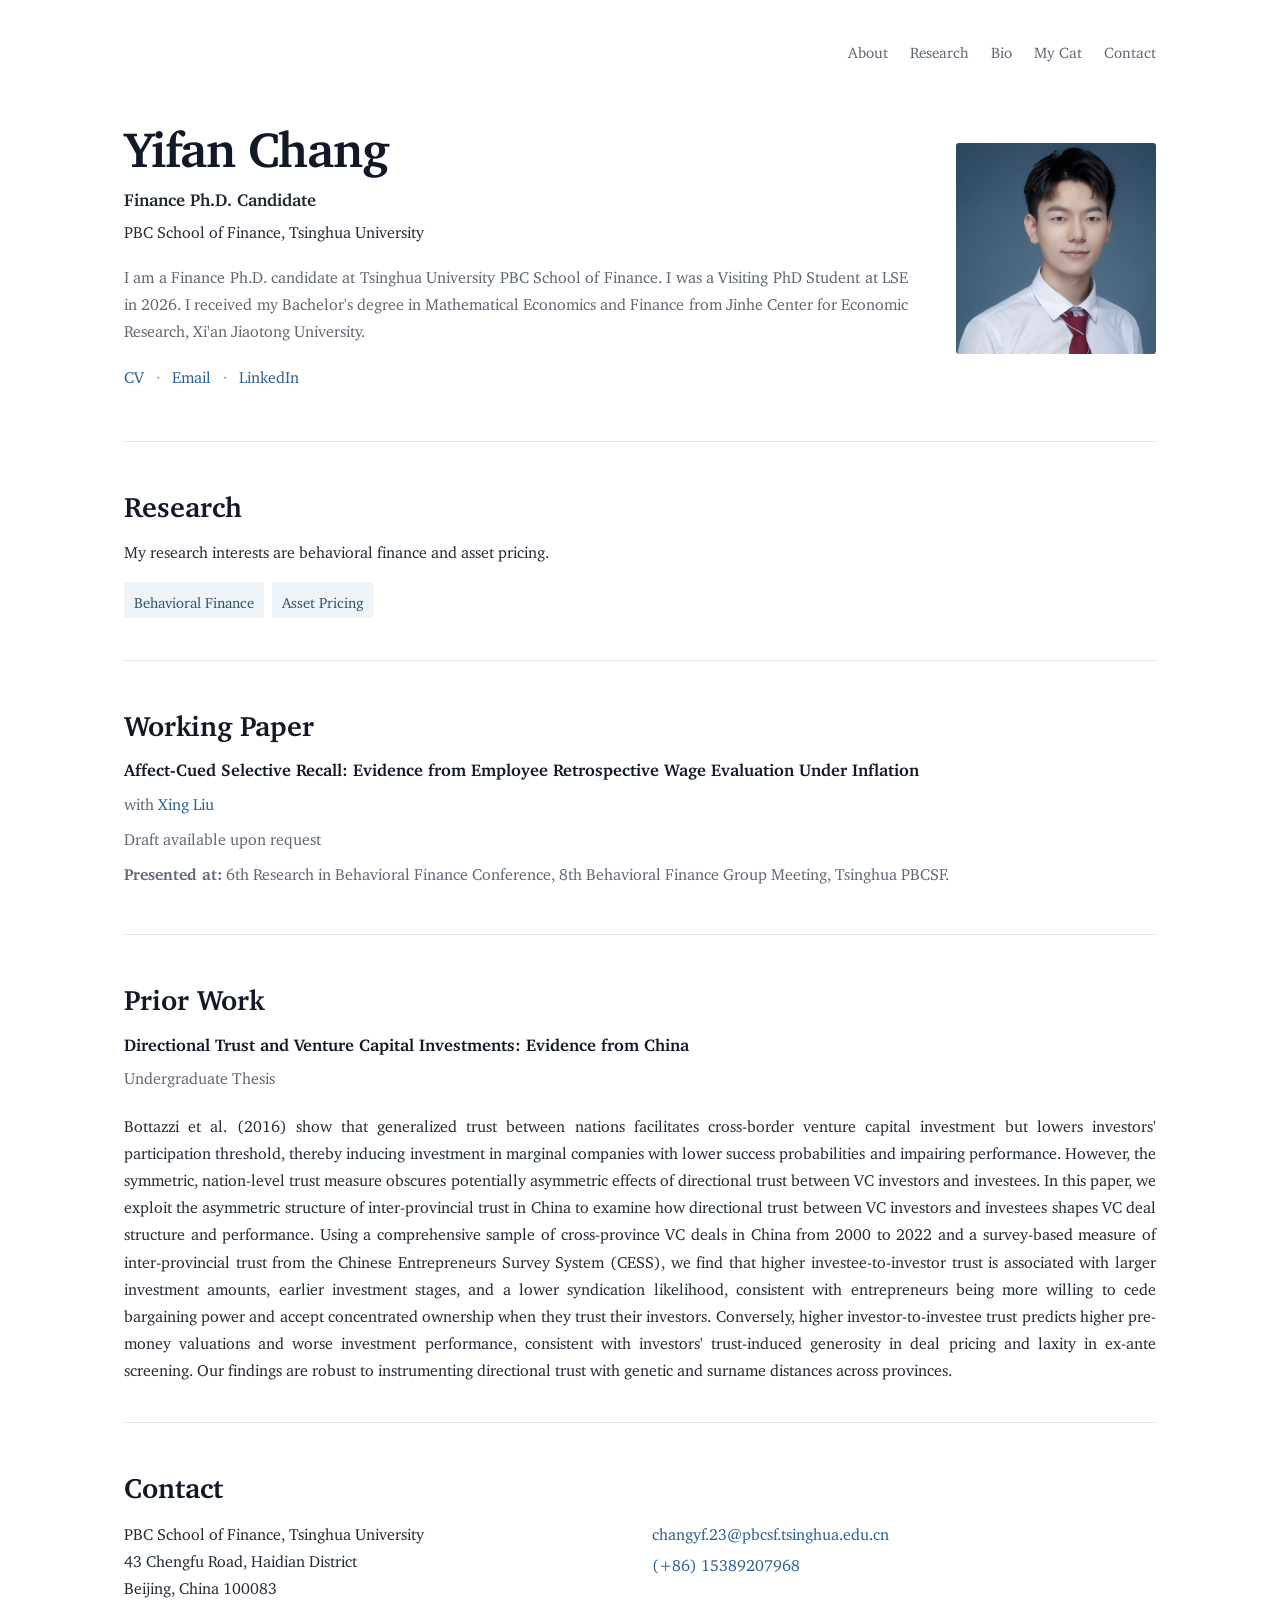
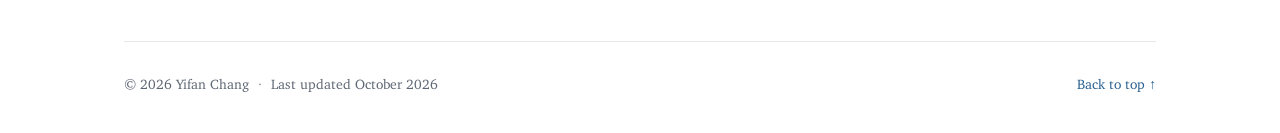
<file: index.html>
<!doctype html>
<html lang="en">
<head>
  <meta charset="utf-8">
  <meta name="viewport" content="width=device-width, initial-scale=1">
  <title>Yifan Chang — Finance Ph.D. Candidate, Tsinghua University</title>
  <meta name="description" content="Yifan Chang is a Finance Ph.D. candidate at Tsinghua University PBC School of Finance. Research interests: behavioral finance and asset pricing.">
  <meta name="author" content="Yifan Chang">
  <link rel="canonical" href="https://yifanchang13.github.io/tonyifanchang/">
  <meta name="theme-color" content="#ffffff">
  <meta property="og:type" content="profile">
  <meta property="og:site_name" content="Yifan Chang">
  <meta property="og:url" content="https://yifanchang13.github.io/tonyifanchang/">
  <meta property="og:image" content="https://yifanchang13.github.io/tonyifanchang/yifan-chang.jpg">
  <meta property="og:image:alt" content="Portrait of Yifan Chang">
  <meta property="og:title" content="Yifan Chang — Finance Ph.D. Candidate">
  <meta property="og:description" content="Tsinghua University PBC School of Finance. Research in behavioral finance and asset pricing.">
  <link rel="icon" href="favicon.svg" type="image/svg+xml">
  <link rel="stylesheet" href="styles.css">
  <script type="application/ld+json">
  {
    "@context": "https://schema.org",
    "@type": "Person",
    "name": "Yifan Chang",
    "jobTitle": "Finance Ph.D. Candidate",
    "affiliation": {"@type": "CollegeOrUniversity", "name": "Tsinghua University PBC School of Finance"},
    "email": "mailto:changyf.23@pbcsf.tsinghua.edu.cn",
    "sameAs": ["https://www.linkedin.com/in/yifan-chang"],
    "knowsAbout": ["Behavioral Finance", "Asset Pricing"]
  }
  </script>
</head>
<body>
  <a class="skip-link" href="#main">Skip to content</a>
  <div class="container">
    <header class="site-header">
      <nav aria-label="Primary navigation">
        <a href="#about">About</a>
        <a href="#research">Research</a>
        <a href="bio.html">Bio</a>
        <a href="my-cat.html">My Cat</a>
        <a href="#contact">Contact</a>
      </nav>
    </header>

    <main id="main">
      <section id="about" class="hero" aria-labelledby="name">
        <div class="hero-text">
          <h1 id="name">Yifan Chang</h1>
          <p class="title">Finance Ph.D. Candidate</p>
          <p class="affiliation">PBC School of Finance, Tsinghua University</p>
          <p class="bio">I am a Finance Ph.D. candidate at Tsinghua University PBC School of Finance. I was a Visiting PhD Student at LSE in 2026. I received my Bachelor's degree in Mathematical Economics and Finance from Jinhe Center for Economic Research, Xi'an Jiaotong University.</p>
          <p class="profile-links">
            <a href="https://drive.google.com/file/d/1R8BRtrDxOcxAhIlsTlVcjcds7W8_TbsD/view" target="_blank" rel="noopener noreferrer">CV<span class="sr-only"> (opens in a new tab)</span></a>
            <span class="separator" aria-hidden="true">·</span>
            <a href="mailto:changyf.23@pbcsf.tsinghua.edu.cn">Email</a>
            <span class="separator" aria-hidden="true">·</span>
            <a href="https://www.linkedin.com/in/yifan-chang" target="_blank" rel="noopener noreferrer">LinkedIn<span class="sr-only"> (opens in a new tab)</span></a>
          </p>
        </div>
        <div class="hero-photo">
          <img src="yifan-chang.jpg" alt="Portrait of Yifan Chang" width="1151" height="1212" fetchpriority="high">
        </div>
      </section>

      <section id="research" aria-labelledby="research-heading">
        <h2 id="research-heading">Research</h2>
        <p class="section-intro">My research interests are behavioral finance and asset pricing.</p>
        <ul class="tags" aria-label="Research interests">
          <li>Behavioral Finance</li>
          <li>Asset Pricing</li>
        </ul>
      </section>

      <section id="working-paper" aria-labelledby="working-paper-heading">
        <h2 id="working-paper-heading">Working Paper</h2>
        <article class="paper">
          <h3>Affect-Cued Selective Recall: Evidence from Employee Retrospective Wage Evaluation Under Inflation</h3>
          <p class="authors">with <a href="https://www.xing-liu.com/" target="_blank" rel="noopener noreferrer">Xing Liu<span class="sr-only"> (opens in a new tab)</span></a></p>
          <p class="paper-status">Draft available upon request</p>
          <p class="presentations"><strong>Presented at:</strong> 6th Research in Behavioral Finance Conference, 8th Behavioral Finance Group Meeting, Tsinghua PBCSF.</p>
        </article>
      </section>

      <section id="prior-work" aria-labelledby="prior-work-heading">
        <h2 id="prior-work-heading">Prior Work</h2>
        <article class="paper">
          <h3>Directional Trust and Venture Capital Investments: Evidence from China</h3>
          <p class="paper-status">Undergraduate Thesis</p>
          <div class="abstract">
            <p>Bottazzi et al. (2016) show that generalized trust between nations facilitates cross-border venture capital investment but lowers investors' participation threshold, thereby inducing investment in marginal companies with lower success probabilities and impairing performance. However, the symmetric, nation-level trust measure obscures potentially asymmetric effects of directional trust between VC investors and investees. In this paper, we exploit the asymmetric structure of inter-provincial trust in China to examine how directional trust between VC investors and investees shapes VC deal structure and performance. Using a comprehensive sample of cross-province VC deals in China from 2000 to 2022 and a survey-based measure of inter-provincial trust from the Chinese Entrepreneurs Survey System (CESS), we find that higher investee-to-investor trust is associated with larger investment amounts, earlier investment stages, and a lower syndication likelihood, consistent with entrepreneurs being more willing to cede bargaining power and accept concentrated ownership when they trust their investors. Conversely, higher investor-to-investee trust predicts higher pre-money valuations and worse investment performance, consistent with investors' trust-induced generosity in deal pricing and laxity in ex-ante screening. Our findings are robust to instrumenting directional trust with genetic and surname distances across provinces.</p>
          </div>
        </article>
      </section>

      <section id="contact" aria-labelledby="contact-heading">
        <h2 id="contact-heading">Contact</h2>
        <div class="contact-grid">
          <address>PBC School of Finance, Tsinghua University<br>43 Chengfu Road, Haidian District<br>Beijing, China 100083</address>
          <div class="contact-links">
            <p><a href="mailto:changyf.23@pbcsf.tsinghua.edu.cn">changyf.23@pbcsf.tsinghua.edu.cn</a></p>
            <p><a href="tel:+8615389207968">(+86) 15389207968</a></p>
          </div>
        </div>
      </section>
    </main>

    <footer class="site-footer">
      <p>© 2026 Yifan Chang <span class="separator" aria-hidden="true">·</span> Last updated October 2026</p>
      <a href="#about">Back to top <span aria-hidden="true">↑</span></a>
    </footer>
  </div>
</body>
</html>
</file>
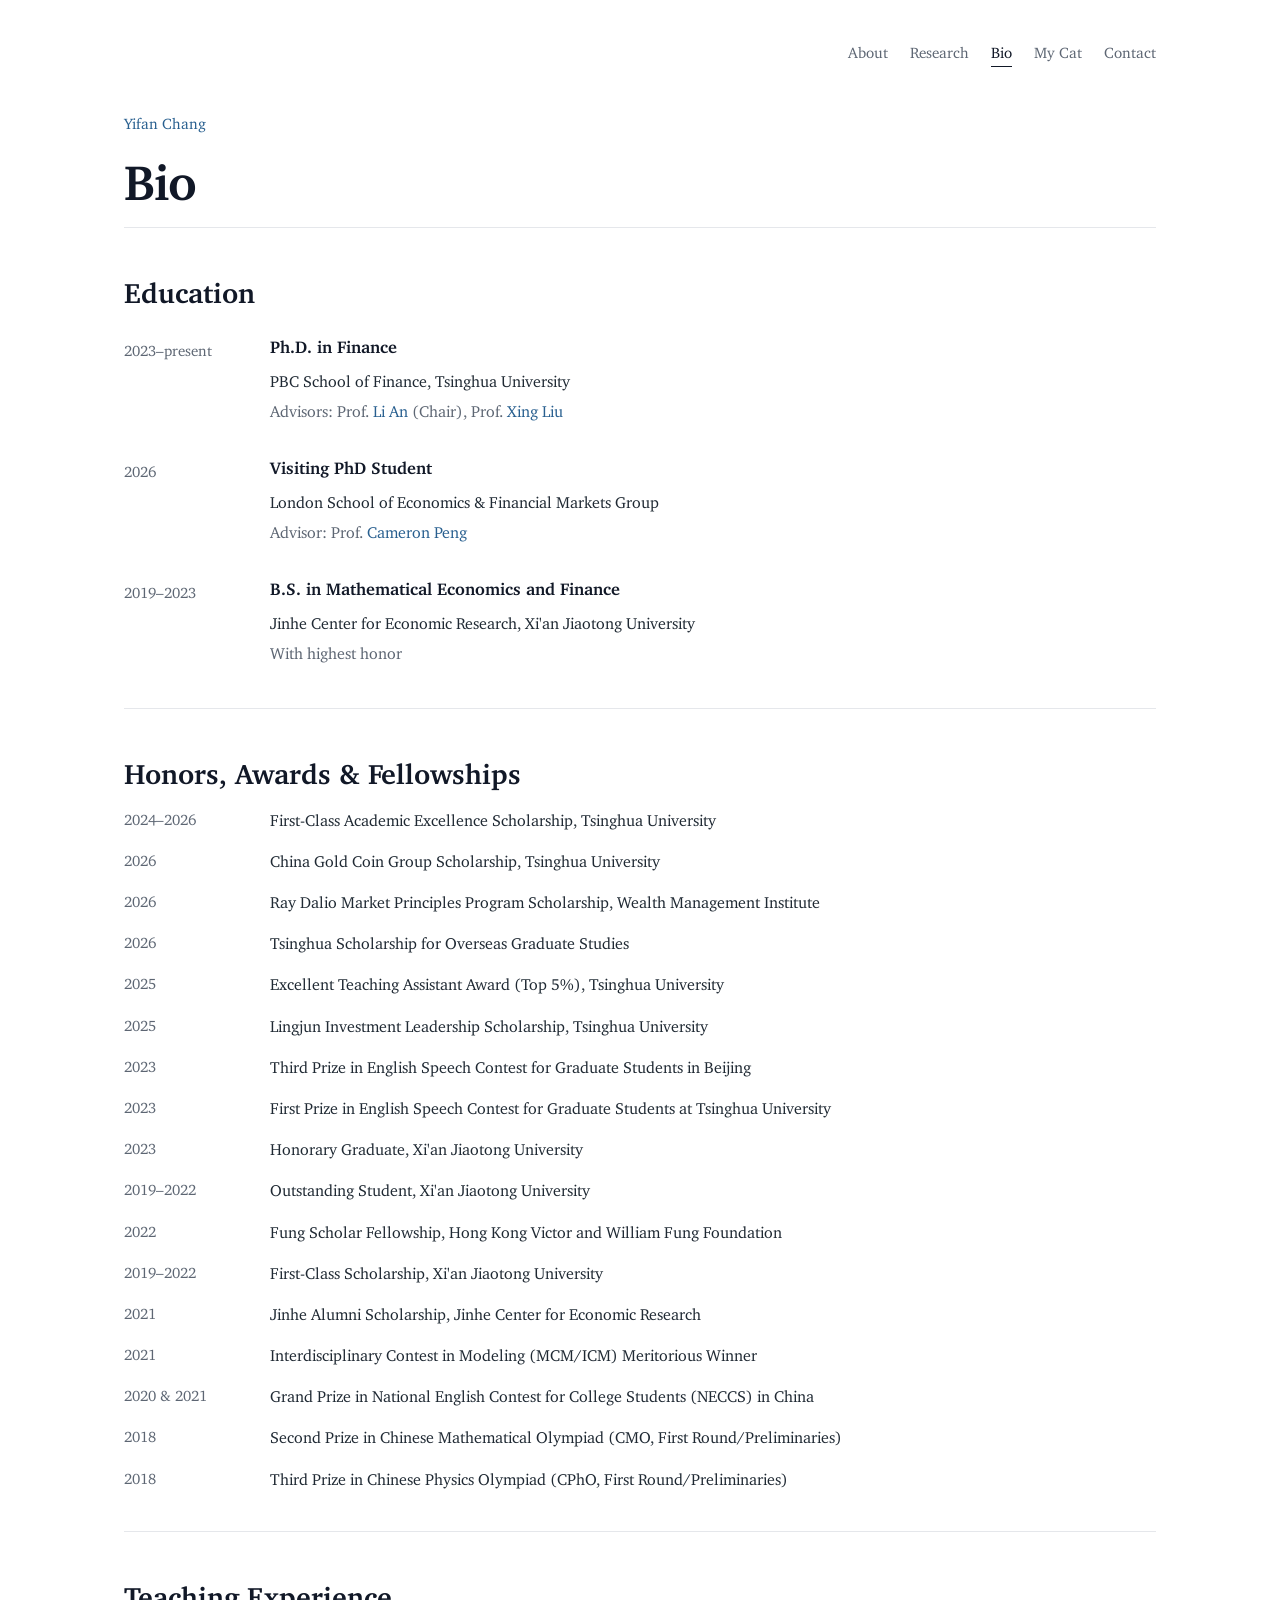
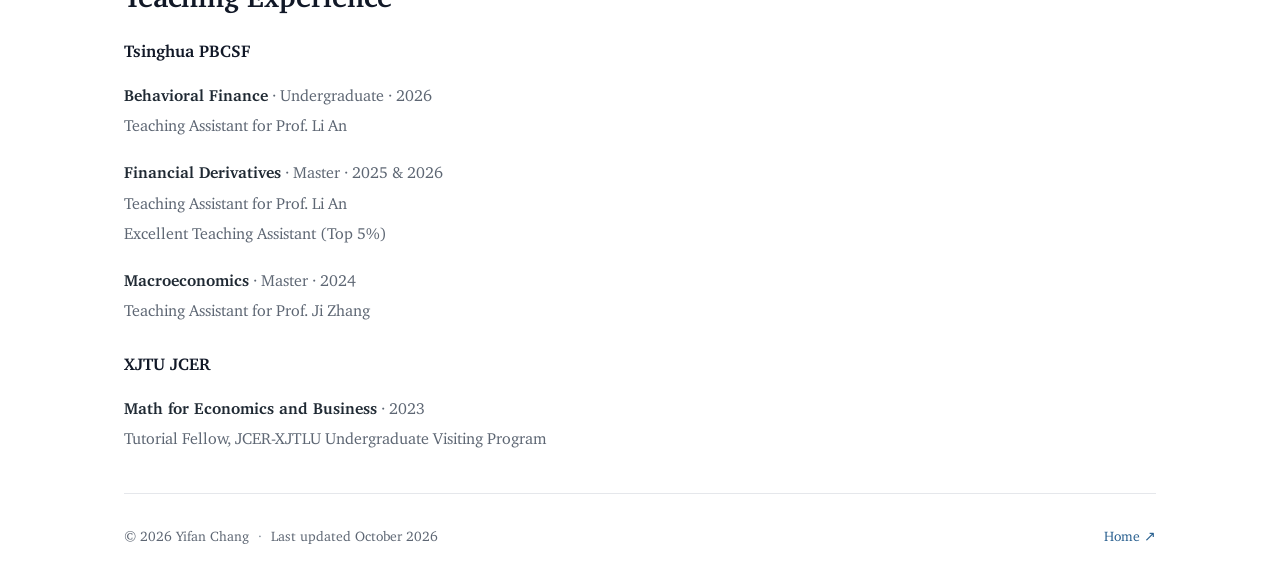
<file: bio.html>
<!doctype html>
<html lang="en">
<head>
  <meta charset="utf-8">
  <meta name="viewport" content="width=device-width, initial-scale=1">
  <title>Bio — Yifan Chang</title>
  <meta name="description" content="Yifan Chang's education, honors, awards, fellowships, and teaching experience.">
  <meta name="author" content="Yifan Chang">
  <link rel="canonical" href="https://yifanchang13.github.io/tonyifanchang/bio.html">
  <meta name="theme-color" content="#ffffff">
  <link rel="icon" href="favicon.svg" type="image/svg+xml">
  <link rel="stylesheet" href="styles.css">
</head>
<body>
  <a class="skip-link" href="#main">Skip to content</a>
  <div class="container">
    <header class="site-header">
      <nav aria-label="Primary navigation">
        <a href="index.html#about">About</a>
        <a href="index.html#research">Research</a>
        <a href="bio.html" aria-current="page">Bio</a>
        <a href="my-cat.html">My Cat</a>
        <a href="index.html#contact">Contact</a>
      </nav>
    </header>
    <main id="main">
      <div class="page-heading">
        <a class="breadcrumb" href="index.html">Yifan Chang</a>
        <h1>Bio</h1>
      </div>

      <section aria-labelledby="education-heading">
        <h2 id="education-heading">Education</h2>
        <div class="education-entry">
          <p class="entry-date">2023–present</p>
          <div>
            <h3>Ph.D. in Finance</h3>
            <p>PBC School of Finance, Tsinghua University</p>
            <p class="muted">Advisors: Prof. <a href="https://sites.google.com/site/lianfinancesite/" target="_blank" rel="noopener noreferrer">Li An<span class="sr-only"> (opens in a new tab)</span></a> (Chair), Prof. <a href="https://www.xing-liu.com/" target="_blank" rel="noopener noreferrer">Xing Liu<span class="sr-only"> (opens in a new tab)</span></a></p>
          </div>
        </div>
        <div class="education-entry">
          <p class="entry-date">2026</p>
          <div>
            <h3>Visiting PhD Student</h3>
            <p>London School of Economics &amp; Financial Markets Group</p>
            <p class="muted">Advisor: Prof. <a href="https://sites.google.com/site/cameronpengresearch/" target="_blank" rel="noopener noreferrer">Cameron Peng<span class="sr-only"> (opens in a new tab)</span></a></p>
          </div>
        </div>
        <div class="education-entry">
          <p class="entry-date">2019–2023</p>
          <div>
            <h3>B.S. in Mathematical Economics and Finance</h3>
            <p>Jinhe Center for Economic Research, Xi'an Jiaotong University</p>
            <p class="muted">With highest honor</p>
          </div>
        </div>
      </section>

      <section aria-labelledby="honors-heading">
        <h2 id="honors-heading">Honors, Awards &amp; Fellowships</h2>
        <dl class="honors-list">
          <div><dt>2024–2026</dt><dd>First-Class Academic Excellence Scholarship, Tsinghua University</dd></div>
          <div><dt>2026</dt><dd>China Gold Coin Group Scholarship, Tsinghua University</dd></div>
          <div><dt>2026</dt><dd>Ray Dalio Market Principles Program Scholarship, Wealth Management Institute</dd></div>
          <div><dt>2026</dt><dd>Tsinghua Scholarship for Overseas Graduate Studies</dd></div>         
          <div><dt>2025</dt><dd>Excellent Teaching Assistant Award (Top 5%), Tsinghua University</dd></div>
          <div><dt>2025</dt><dd>Lingjun Investment Leadership Scholarship, Tsinghua University</dd></div>
          <div><dt>2023</dt><dd>Third Prize in English Speech Contest for Graduate Students in Beijing</dd></div>
          <div><dt>2023</dt><dd>First Prize in English Speech Contest for Graduate Students at Tsinghua University</dd></div>
          <div><dt>2023</dt><dd>Honorary Graduate, Xi'an Jiaotong University</dd></div>
          <div><dt>2019–2022</dt><dd>Outstanding Student, Xi'an Jiaotong University</dd></div>
          <div><dt>2022</dt><dd>Fung Scholar Fellowship, Hong Kong Victor and William Fung Foundation</dd></div>
          <div><dt>2019–2022</dt><dd>First-Class Scholarship, Xi'an Jiaotong University</dd></div>
          <div><dt>2021</dt><dd>Jinhe Alumni Scholarship, Jinhe Center for Economic Research</dd></div>
          <div><dt>2021</dt><dd>Interdisciplinary Contest in Modeling (MCM/ICM) Meritorious Winner</dd></div>
          <div><dt>2020 &amp; 2021</dt><dd>Grand Prize in National English Contest for College Students (NECCS) in China</dd></div>
          <div><dt>2018</dt><dd>Second Prize in Chinese Mathematical Olympiad (CMO, First Round/Preliminaries)</dd></div>
          <div><dt>2018</dt><dd>Third Prize in Chinese Physics Olympiad (CPhO, First Round/Preliminaries)</dd></div>
        </dl>
      </section>

      <section aria-labelledby="teaching-heading">
        <h2 id="teaching-heading">Teaching Experience</h2>
        <h3 class="institution-heading">Tsinghua PBCSF</h3>
        <div class="teaching-entry">
          <p><strong>Behavioral Finance</strong> <span class="muted">· Undergraduate · 2026</span></p>
          <p class="muted">Teaching Assistant for Prof. Li An</p>
        </div>
        <div class="teaching-entry">
          <p><strong>Financial Derivatives</strong> <span class="muted">· Master · 2025 &amp; 2026</span></p>
          <p class="muted">Teaching Assistant for Prof. Li An</p>
          <p class="muted">Excellent Teaching Assistant (Top 5%)</p>
        </div>
        <div class="teaching-entry">
          <p><strong>Macroeconomics</strong> <span class="muted">· Master · 2024</span></p>
          <p class="muted">Teaching Assistant for Prof. Ji Zhang</p>
        </div>
        <h3 class="institution-heading">XJTU JCER</h3>
        <div class="teaching-entry">
          <p><strong>Math for Economics and Business</strong> <span class="muted">· 2023</span></p>
          <p class="muted">Tutorial Fellow, JCER-XJTLU Undergraduate Visiting Program</p>
        </div>
      </section>
    </main>
    <footer class="site-footer">
      <p>© 2026 Yifan Chang <span class="separator" aria-hidden="true">·</span> Last updated October 2026</p>
      <a href="index.html">Home <span aria-hidden="true">↗</span></a>
    </footer>
  </div>
</body>
</html>
</file>
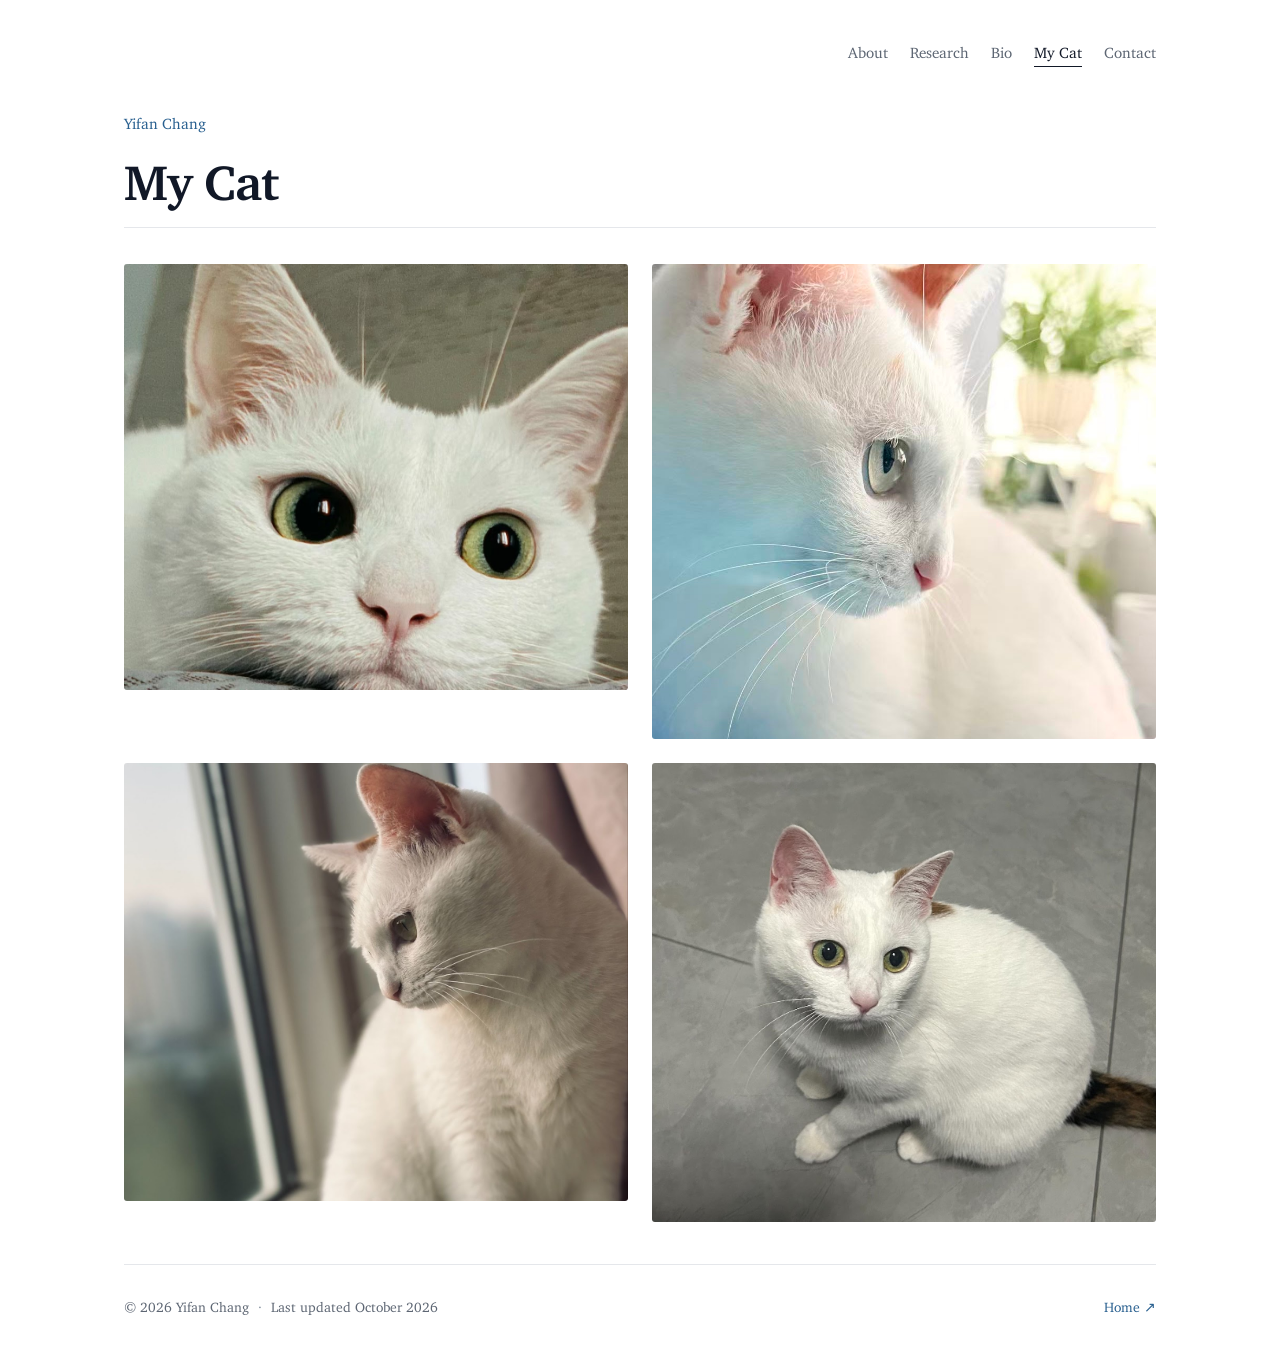
<file: my-cat.html>
<!doctype html>
<html lang="en">
<head>
  <meta charset="utf-8">
  <meta name="viewport" content="width=device-width, initial-scale=1">
  <title>My Cat — Yifan Chang</title>
  <meta name="description" content="A few photographs of Yifan Chang's cat.">
  <meta name="author" content="Yifan Chang">
  <link rel="canonical" href="https://yifanchang13.github.io/tonyifanchang/my-cat.html">
  <meta name="theme-color" content="#ffffff">
  <link rel="icon" href="favicon.svg" type="image/svg+xml">
  <link rel="stylesheet" href="styles.css">
</head>
<body>
  <a class="skip-link" href="#main">Skip to content</a>
  <div class="container">
    <header class="site-header">
      <nav aria-label="Primary navigation">
        <a href="index.html#about">About</a>
        <a href="index.html#research">Research</a>
        <a href="bio.html">Bio</a>
        <a href="my-cat.html" aria-current="page">My Cat</a>
        <a href="index.html#contact">Contact</a>
      </nav>
    </header>
    <main id="main">
      <div class="page-heading">
        <a class="breadcrumb" href="index.html">Yifan Chang</a>
        <h1>My Cat</h1>
      </div>
      <div class="cat-gallery" aria-label="Cat photographs">
        <a href="cat-1.jpg" target="_blank" rel="noopener noreferrer" aria-label="Open cat photograph 1 in a new tab"><img src="cat-1.jpg" alt="Yifan Chang's cat, photograph 1" width="1163" height="983"></a>
        <a href="cat-2.jpg" target="_blank" rel="noopener noreferrer" aria-label="Open cat photograph 2 in a new tab"><img src="cat-2.jpg" alt="Yifan Chang's cat, photograph 2" width="960" height="905"></a>
        <a href="cat-3.jpg" target="_blank" rel="noopener noreferrer" aria-label="Open cat photograph 3 in a new tab"><img src="cat-3.jpg" alt="Yifan Chang's cat, photograph 3" width="1280" height="1112" loading="lazy"></a>
        <a href="cat-4.jpg" target="_blank" rel="noopener noreferrer" aria-label="Open cat photograph 4 in a new tab"><img src="cat-4.jpg" alt="Yifan Chang's cat, photograph 4" width="1280" height="1167" loading="lazy"></a>
      </div>
    </main>
    <footer class="site-footer">
      <p>© 2026 Yifan Chang <span class="separator" aria-hidden="true">·</span> Last updated October 2026</p>
      <a href="index.html">Home <span aria-hidden="true">↗</span></a>
    </footer>
  </div>
</body>
</html>
</file>
<file: styles.css>
@font-face {
  font-family: "Charter";
  src: url("charter_regular.woff2") format("woff2");
  font-style: normal;
  font-weight: 400;
  font-display: swap;
}

@font-face {
  font-family: "Charter";
  src: url("charter_bold.woff2") format("woff2");
  font-style: normal;
  font-weight: 700;
  font-display: swap;
}

@font-face {
  font-family: "Charter";
  src: url("charter_italic.woff2") format("woff2");
  font-style: italic;
  font-weight: 400;
  font-display: swap;
}

@font-face {
  font-family: "Charter";
  src: url("charter_bold_italic.woff2") format("woff2");
  font-style: italic;
  font-weight: 700;
  font-display: swap;
}

:root {
  color-scheme: light;
  --font-family: "Charter", "Bitstream Charter", Georgia, serif;
  --text: #1f2933;
  --heading: #111827;
  --muted: #5d6673;
  --line: #e5e7eb;
  --link: #285f8f;
  --link-hover: #173f63;
  --tag-bg: #eef4f8;
}

* { box-sizing: border-box; }
html { scroll-behavior: smooth; }
body {
  margin: 0;
  background: #fff;
  color: var(--text);
  font-family: var(--font-family);
  font-size: 16px;
  line-height: 1.7;
  -webkit-font-smoothing: antialiased;
}
a { color: var(--link); text-decoration: none; text-underline-offset: 3px; }
a:hover { color: var(--link-hover); text-decoration: underline; }
a:focus-visible { outline: 2px solid var(--link); outline-offset: 5px; border-radius: 2px; }
img { display: block; max-width: 100%; height: auto; }
.container { max-width: 1080px; padding: 0 24px; margin-inline: auto; }
main p, main dd, main address { text-align: justify; text-justify: inter-word; }
.site-header { padding: 32px 0 28px; }
.site-header nav { display: flex; flex-wrap: wrap; justify-content: flex-end; gap: 8px 22px; }
.site-header nav a { color: var(--muted); font-size: .95rem; font-weight: 500; padding: 4px 0; }
.site-header nav a:hover, .site-header nav a[aria-current="page"] { color: var(--heading); text-decoration: none; }
.site-header nav a[aria-current="page"] { box-shadow: 0 1px 0 currentColor; }

h1, h2 { color: var(--heading); font-family: inherit; font-weight: 600; }
h1 { margin: 0 0 18px; font-size: 3.1rem; line-height: 1.08; letter-spacing: -.025em; }
h2 { margin: 0 0 18px; font-size: 1.75rem; line-height: 1.2; }
h3 { margin: 0 0 8px; color: var(--heading); font-size: 1.06rem; font-weight: 600; line-height: 1.45; }
section { padding: 42px 0; border-bottom: 1px solid var(--line); scroll-margin-top: 24px; }
section:last-of-type { border-bottom: 0; }
.hero { display: grid; grid-template-columns: minmax(0, 1fr) 200px; align-items: center; gap: 48px; padding: 16px 0 54px; }
.title, .affiliation { margin: 0; }
.title { font-size: 1.08rem; font-weight: 600; }
.affiliation { margin-top: 4px; }
.bio { margin: 18px 0 0; color: var(--muted); }
.profile-links { margin: 18px 0 0; }
.separator { color: #87929f; margin-inline: 8px; }
.hero-photo { justify-self: end; }
.hero-photo img { width: 200px; border-radius: 3px; }
.section-intro { margin: 0 0 18px; }
.tags { display: flex; flex-wrap: wrap; gap: 8px; margin: 20px 0 0; padding: 0; list-style: none; }
.tags li { background: var(--tag-bg); color: #2d536c; border-radius: 3px; padding: 5px 10px; font-size: .92rem; }
.paper p { margin: 8px 0; }
.authors, .paper-status, .presentations, .muted { color: var(--muted); }
.presentations strong { font-weight: 600; }
.abstract { margin-top: 20px; }
.abstract p { margin: 14px 0; }
.abstract p:last-child { margin-bottom: 0; }
.contact-grid { display: grid; grid-template-columns: 1fr 1fr; gap: 24px; }
address { font-style: normal; }
.contact-links { min-width: 0; }
.contact-links p { margin: 0 0 4px; overflow-wrap: anywhere; }
.site-footer { display: flex; flex-wrap: wrap; align-items: baseline; justify-content: space-between; gap: 12px 24px; border-top: 1px solid var(--line); color: var(--muted); font-size: .86rem; padding: 28px 0 40px; }
.site-footer p { margin: 0; }
.site-footer .separator { margin-inline: 5px; }
.site-footer > a { white-space: nowrap; }

.page-heading { padding: 12px 0 30px; border-bottom: 1px solid var(--line); }
.page-heading h1 { margin: 10px 0 0; }
.breadcrumb { font-size: .95rem; }
.education-entry { display: grid; grid-template-columns: 128px minmax(0, 1fr); gap: 18px; margin-top: 28px; }
.education-entry p { margin: 3px 0; }
.entry-date { color: var(--muted); font-size: .94rem; font-variant-numeric: tabular-nums; }
.honors-list { margin: 0; }
.honors-list > div { display: grid; grid-template-columns: 128px minmax(0, 1fr); gap: 18px; margin-top: 14px; }
.honors-list dt { color: var(--muted); font-size: .94rem; font-variant-numeric: tabular-nums; }
.honors-list dd { margin: 0; }
.institution-heading { margin: 28px 0 18px; }
.teaching-entry { margin: 0 0 20px; }
.teaching-entry:last-child { margin-bottom: 0; }
.teaching-entry p { margin: 3px 0; }
.teaching-entry strong { font-weight: 600; }
.cat-gallery { display: grid; grid-template-columns: repeat(2, minmax(0, 1fr)); align-items: start; gap: 24px; padding: 36px 0 42px; }
.cat-gallery a { display: block; border-radius: 3px; }
.cat-gallery img { width: 100%; border-radius: 3px; }

.skip-link { position: fixed; z-index: 10; top: 10px; left: 10px; padding: 8px 14px; background: #fff; transform: translateY(-160%); border: 1px solid var(--link); }
.skip-link:focus { transform: translateY(0); }
.sr-only { position: absolute; width: 1px; height: 1px; padding: 0; margin: -1px; overflow: hidden; clip-path: inset(50%); white-space: nowrap; border: 0; }

@media (max-width: 720px) {
  .container { padding-inline: 20px; }
  .site-header { padding: 24px 0 18px; }
  .site-header nav { justify-content: flex-start; gap: 6px 18px; }
  .hero { grid-template-columns: 1fr; gap: 24px; padding: 10px 0 38px; }
  .hero-photo { justify-self: start; order: -1; }
  .hero-photo img { width: 148px; }
  h1 { font-size: 2.45rem; }
  section { padding: 34px 0; }
  .contact-grid { grid-template-columns: 1fr; gap: 20px; }
  .site-footer { display: block; padding: 24px 0 32px; }
  .site-footer > a { display: inline-block; margin-top: 12px; }
  .education-entry, .honors-list > div { grid-template-columns: 108px minmax(0, 1fr); gap: 12px; }
}

@media (max-width: 480px) {
  .education-entry { grid-template-columns: 1fr; gap: 5px; }
  .honors-list > div { grid-template-columns: 1fr; gap: 1px; margin-top: 20px; }
  .cat-gallery { grid-template-columns: 1fr; gap: 20px; padding-top: 28px; }
  .site-footer p { max-width: 260px; }
}

@media (prefers-reduced-motion: reduce) {
  html { scroll-behavior: auto; }
}

@media print {
  .site-header, .skip-link, .site-footer > a { display: none; }
  .container { max-width: none; padding: 0; }
  body { font-size: 11pt; }
  .hero { padding-top: 0; }
  section { padding: 22px 0; }
  a { color: inherit; }
  .education-entry, .teaching-entry, .honors-list > div { break-inside: avoid; }
}
</file>
